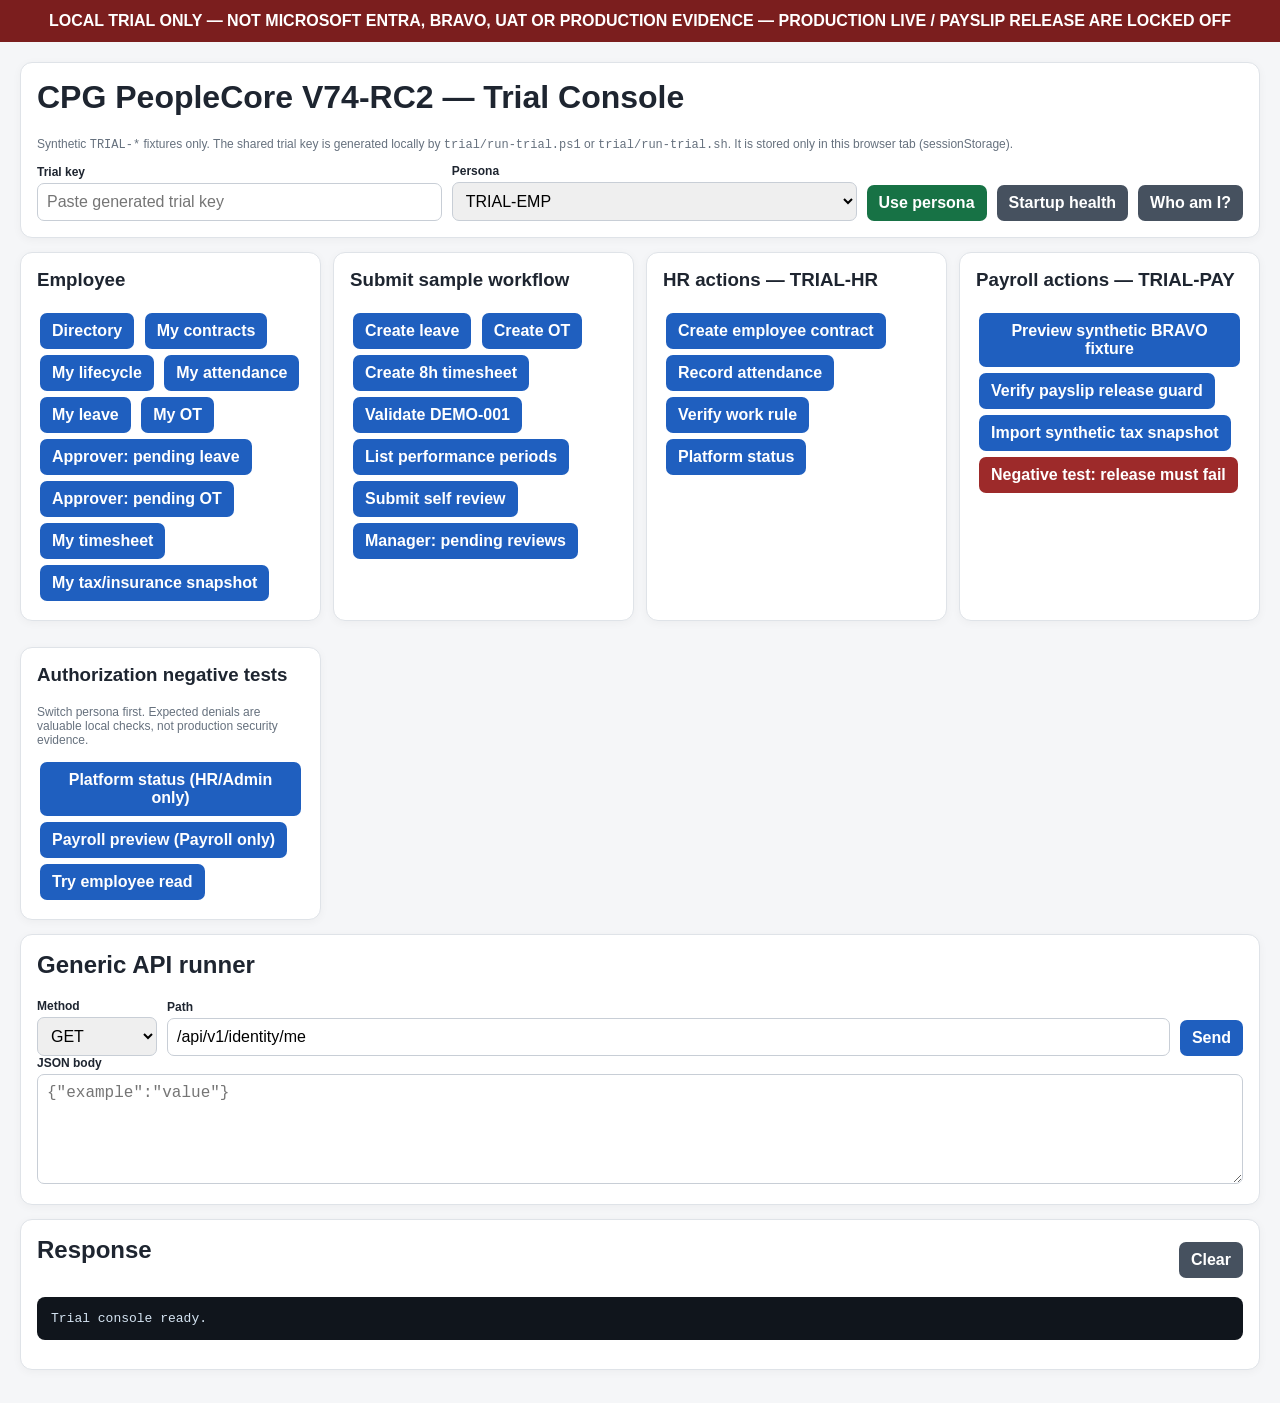
<file: trial/dev-console.html>
<!doctype html>
<html lang="en">
<head>
<meta charset="utf-8"><meta name="viewport" content="width=device-width,initial-scale=1">
<title>CPG PeopleCore V74-RC2 Local Trial</title>
<link rel="stylesheet" href="/trial/trial.css">
</head>
<body>
<div class="warn">LOCAL TRIAL ONLY — NOT MICROSOFT ENTRA, BRAVO, UAT OR PRODUCTION EVIDENCE — PRODUCTION LIVE / PAYSLIP RELEASE ARE LOCKED OFF</div>
<div class="wrap">
  <div class="card">
    <h1>CPG PeopleCore V74-RC2 — Trial Console</h1>
    <p class="small">Synthetic <code>TRIAL-*</code> fixtures only. The shared trial key is generated locally by <code>trial/run-trial.ps1</code> or <code>trial/run-trial.sh</code>. It is stored only in this browser tab (sessionStorage).</p>
    <div class="row">
      <div class="field"><label>Trial key</label><input id="key" type="password" autocomplete="off" placeholder="Paste generated trial key"></div>
      <div class="field"><label>Persona</label><select id="persona"><option>TRIAL-EMP</option><option>TRIAL-MGR</option><option>TRIAL-HR</option><option>TRIAL-PAY</option><option>TRIAL-ADMIN</option></select></div>
      <button class="safe" id="save">Use persona</button><button class="secondary" id="health">Startup health</button><button class="secondary" id="me">Who am I?</button>
    </div>
    <div id="identity" class="small"></div>
  </div>

  <div class="grid">
    <div class="card module"><h3>Employee</h3>
      <button data-call="GET|/api/v1/employees?q=TRIAL">Directory</button>
      <button data-call="GET|/api/v1/contracts/me">My contracts</button>
      <button data-call="GET|/api/v1/contracts/me/lifecycle">My lifecycle</button>
      <button data-call="GET|/api/v1/attendance/me">My attendance</button>
      <button data-call="GET|/api/v1/leave/me">My leave</button>
      <button data-call="GET|/api/v1/overtime/me">My OT</button>
      <button data-call="GET|/api/v1/leave/pending-for-me">Approver: pending leave</button>
      <button data-call="GET|/api/v1/overtime/pending-for-me">Approver: pending OT</button>
      <button data-call="GET|/api/v1/timesheets/me">My timesheet</button>
      <button data-call="GET|/api/v1/tax-insurance/me/2026-08">My tax/insurance snapshot</button>
    </div>
    <div class="card module"><h3>Submit sample workflow</h3>
      <button data-json='{"leaveTypeCode":"ANNUAL_TRIAL","startDate":"2026-09-01","endDate":"2026-09-01","requestedHours":8,"reason":"Synthetic local trial","policyReference":"TRIAL-POLICY-NOT-AUTHORITY"}' data-call="POST|/api/v1/leave/me">Create leave</button>
      <button data-json='{"workDate":"2026-08-31","requestedMinutes":60,"projectCode":"DEMO-001","reason":"Synthetic local trial OT"}' data-call="POST|/api/v1/overtime/me">Create OT</button>
      <button data-json='{"workDate":"2026-08-31","projectCode":"DEMO-001","minutes":480,"description":"Synthetic local trial timesheet"}' data-call="POST|/api/v1/timesheets/me">Create 8h timesheet</button>
      <button data-json='{"workDate":"2026-08-31","projectCode":"DEMO-001"}' data-call="POST|/api/v1/timesheets/validate-project">Validate DEMO-001</button>
      <button data-call="GET|/api/v1/performance/periods">List performance periods</button>
      <button data-json='{"selfText":"Synthetic local trial self-review. Not UAT evidence."}' data-call="POST|/api/v1/performance/periods/cccccccc-cccc-4ccc-8ccc-cccccccccccc/me/self">Submit self review</button>
      <button data-call="GET|/api/v1/performance/manager/pending">Manager: pending reviews</button>
    </div>
    <div class="card module"><h3>HR actions — TRIAL-HR</h3>
      <button data-json='{"contractTypeCode":"TRIAL","contractNumber":"TRIAL-C-001","effectiveFrom":"2026-08-01","effectiveTo":null,"sourceReference":"TRIAL-SOURCE-NOT-AUTHORITY","changeReason":"Synthetic trial"}' data-call="POST|/api/v1/contracts/employees/22222222-2222-4222-8222-222222222222">Create employee contract</button>
      <button data-json='{"workedMinutes":480,"sourceSystem":"TRIAL_FIXTURE","sourceReference":"TRIAL-ATT-001","exceptionCode":null}' data-call="PUT|/api/v1/attendance/employees/22222222-2222-4222-8222-222222222222/2026-08-31">Record attendance</button>
      <button data-call="POST|/api/v1/timesheets/work-rule-evidence">Verify work rule</button>
      <button data-call="GET|/api/platform/status">Platform status</button>
    </div>
    <div class="card module"><h3>Payroll actions — TRIAL-PAY</h3>
      <button data-call="POST|/api/v1/payslips/employees/22222222-2222-4222-8222-222222222222/2026-08/preview">Preview synthetic BRAVO fixture</button>
      <button data-call="POST|/api/v1/payslips/employees/22222222-2222-4222-8222-222222222222/2026-08/prelive-safety-check">Verify payslip release guard</button>
      <button data-json='{"employeeId":"22222222-2222-4222-8222-222222222222","payrollPeriod":"2026-08","iterationNo":1,"sourceSystem":"BRAVO","sourceReference":"TRIAL-DEMO-NOT-BRAVO-EVIDENCE","ruleSnapshotId":"TRIAL-RULE-SNAPSHOT-NOT-AUTHORITY","insuranceBaseA":1000,"taxWithheld":50,"employeeInsuranceAmount":30,"employerInsuranceAmount":60,"outputsJson":"{\"fixture\":true}","approved":true}' data-call="POST|/api/v1/tax-insurance/snapshots">Import synthetic tax snapshot</button>
      <button class="danger" data-call="POST|/api/v1/payslips/employees/22222222-2222-4222-8222-222222222222/2026-08/release">Negative test: release must fail</button>
    </div>
    <div class="card module"><h3>Authorization negative tests</h3>
      <p class="small">Switch persona first. Expected denials are valuable local checks, not production security evidence.</p>
      <button data-call="GET|/api/platform/status">Platform status (HR/Admin only)</button>
      <button data-call="POST|/api/v1/payslips/employees/22222222-2222-4222-8222-222222222222/2026-08/preview">Payroll preview (Payroll only)</button>
      <button data-call="GET|/api/v1/employees/TRIAL-EMP">Try employee read</button>
    </div>
  </div>

  <div class="card">
    <h2>Generic API runner</h2>
    <div class="row"><div style="width:120px"><label>Method</label><select id="method"><option>GET</option><option>POST</option><option>PUT</option><option>PATCH</option><option>DELETE</option></select></div><div class="field"><label>Path</label><input id="path" value="/api/v1/identity/me"></div><button id="send">Send</button></div>
    <label>JSON body</label><textarea id="body" placeholder='{"example":"value"}'></textarea>
  </div>

  <div class="card"><div class="resultHead"><h2>Response</h2><button class="secondary" id="clear">Clear</button></div><pre id="out">Trial console ready.</pre></div>
</div>
<script src="/trial/trial.js" defer></script>
</body></html>
</file>
<file: trial/trial.css>
:root{font-family:Inter,Segoe UI,Arial,sans-serif;color-scheme:light}body{margin:0;background:#f5f6f8;color:#1e2530}.warn{background:#7b1e1e;color:white;padding:12px 20px;font-weight:700;text-align:center}.wrap{max-width:1280px;margin:auto;padding:20px}.card{background:white;border:1px solid #dfe3e8;border-radius:12px;padding:16px;margin-bottom:14px;box-shadow:0 2px 10px #0000000a}.grid{display:grid;grid-template-columns:repeat(auto-fit,minmax(260px,1fr));gap:12px}.row{display:flex;gap:10px;flex-wrap:wrap;align-items:end}label{display:block;font-size:12px;font-weight:700;margin-bottom:4px}input,select,textarea,button{font:inherit}input,select,textarea{border:1px solid #c8ced6;border-radius:7px;padding:9px;width:100%;box-sizing:border-box}textarea{min-height:110px;font-family:ui-monospace,Consolas,monospace}button{border:0;border-radius:7px;padding:9px 12px;background:#1f5fbf;color:white;cursor:pointer;font-weight:700}button.secondary{background:#46515f}button.safe{background:#177245}button.danger{background:#9d2a2a}button:disabled{opacity:.5;cursor:not-allowed}.field{min-width:190px;flex:1}.small{font-size:12px;color:#66717e}.tag{display:inline-block;padding:3px 8px;background:#edf1f5;border-radius:999px;font-size:12px;margin:2px}pre{white-space:pre-wrap;word-break:break-word;background:#10151c;color:#d5e4f2;border-radius:8px;padding:14px;max-height:520px;overflow:auto}.ok{color:#177245}.bad{color:#9d2a2a}h1,h2,h3{margin-top:0}.module button{margin:3px}.resultHead{display:flex;justify-content:space-between;gap:10px;align-items:center}
</file>
